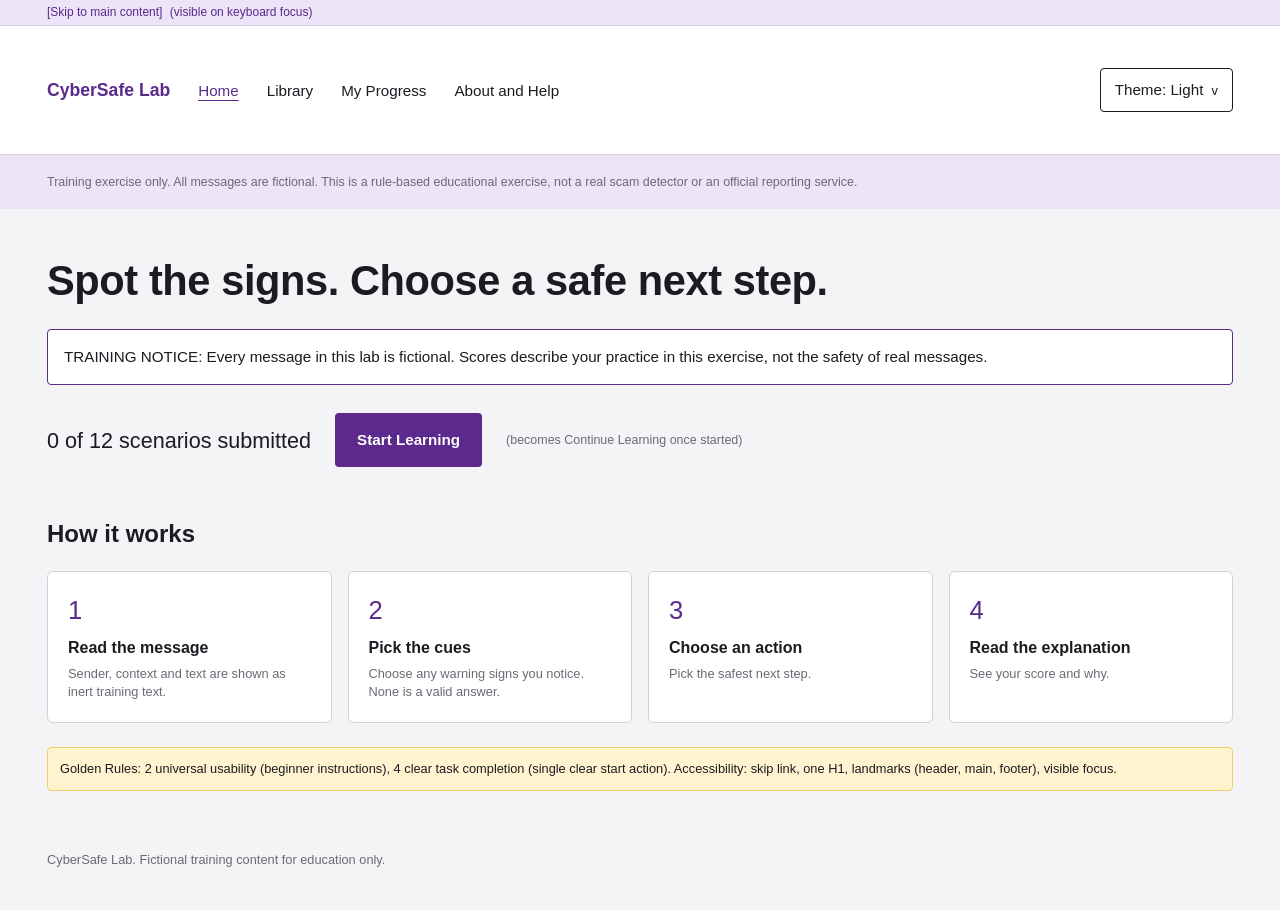
<file: Home.html>
<!DOCTYPE html>
<html lang="en" data-theme="light">
<head>
  <meta charset="UTF-8">
  <meta name="viewport" content="width=device-width, initial-scale=1">
  <title>CyberSafe Lab | Home</title>
  <style>
:root {
  --bg: #f4f4f7;
  --surface: #ffffff;
  --text: #1c1b22;
  --muted: #6b6a75;
  --brand: #5b2a8c;
  --brand-hover: #491f73;
  --on-brand: #ffffff;
  --tint: #ece4f7;
  --border: #d3d1da;
  --warn-bg: #fff4cf;
  --warn-border: #e8cf6a;
  --focus: #1a5fd0;
  --font: "Inter", "Segoe UI", Roboto, Helvetica, Arial, sans-serif;
}
[data-theme="dark"] {
  --bg: #16151b; --surface: #1f1e26; --text: #f1f0f5; --muted: #a9a7b4;
  --brand: #b995e8; --brand-hover: #cdb1f2; --on-brand: #1a1224;
  --tint: #2a2438; --border: #3d3b49; --warn-bg: #33290f; --warn-border: #7a6420; --focus: #7db0ff;
}
[data-theme="contrast"] {
  --bg: #ffffff; --surface: #ffffff; --text: #000000; --muted: #222222;
  --brand: #3a0f66; --brand-hover: #000000; --on-brand: #ffffff;
  --tint: #ffffff; --border: #000000; --warn-bg: #ffffff; --warn-border: #000000; --focus: #0000ee;
}

* { box-sizing: border-box; }
html { font-size: 16px; }
body {
  margin: 0; background: var(--bg); color: var(--text);
  font-family: var(--font); line-height: 1.45;
}
a { color: inherit; }
:focus-visible { outline: 3px solid var(--focus); outline-offset: 2px; }

/* Skip bar */
.skip-bar { background: var(--tint); font-size: 0.75rem; padding: 4px 47px; }
.skip-bar a { color: var(--brand); text-decoration: none; }
.skip-bar a:hover { text-decoration: underline; }
.skip-hint { color: var(--brand); margin-left: 4px; }

/* Header */
.site-header { background: var(--surface); border: 1px solid var(--border); border-left: 0; border-right: 0; }
.header-inner {
  display: flex; align-items: center; gap: 28px;
  min-height: 128px; padding: 0 47px; flex-wrap: wrap;
}
.brand { color: var(--brand); font-weight: 600; font-size: 1.1rem; text-decoration: none; }
.nav-list { display: flex; gap: 28px; list-style: none; margin: 0; padding: 0; flex-wrap: wrap; }
.nav-list a { text-decoration: none; font-size: 0.95rem; padding: 4px 0; }
.nav-list a:hover { text-decoration: underline; }
.nav-list a[aria-current="page"] { color: var(--brand); text-decoration: underline; text-underline-offset: 4px; }

.theme-picker { margin-left: auto; position: relative; }
.theme-btn {
  font: inherit; font-size: 0.95rem; color: var(--text); background: var(--surface);
  border: 1px solid var(--text); border-radius: 4px; padding: 10px 14px; cursor: pointer;
}
.theme-btn:hover { background: var(--tint); }
.chev { margin-left: 4px; font-size: 0.8rem; }
.theme-menu {
  position: absolute; right: 0; top: calc(100% + 6px); z-index: 10; min-width: 100%;
  list-style: none; margin: 0; padding: 4px; background: var(--surface);
  border: 1px solid var(--border); border-radius: 4px; box-shadow: 0 6px 18px rgba(0,0,0,.15);
}
.theme-menu[hidden] { display: none; }
.theme-menu button {
  width: 100%; text-align: left; font: inherit; font-size: 0.95rem; color: var(--text);
  background: none; border: 0; padding: 8px 12px; cursor: pointer; border-radius: 3px; white-space: nowrap;
}
.theme-menu button:hover { background: var(--tint); }
.theme-menu button[aria-checked="true"] { font-weight: 600; color: var(--brand); }
.theme-menu button[aria-checked="true"]::after { content: " \2713"; }

/* Disclaimer */
.disclaimer-bar { background: var(--tint); padding: 18px 47px; }
.disclaimer-bar p { margin: 0; font-size: 0.78rem; color: var(--muted); }

/* Main */
main { padding: 48px 47px 40px; max-width: 1312px; margin: 0 auto; outline: none; }
h1 { font-size: 2.6rem; line-height: 1.15; margin: 0 0 24px; font-weight: 700; letter-spacing: -0.01em; }
.notice {
  margin: 0 0 28px; padding: 16px 16px; background: var(--surface);
  border: 1px solid var(--brand); border-radius: 4px; font-size: 0.95rem;
}
.start-row { display: flex; align-items: center; gap: 24px; flex-wrap: wrap; margin-bottom: 34px; }
.count { margin: 0; font-size: 1.35rem; font-weight: 500; }
.btn-primary {
  font: inherit; font-size: 0.95rem; font-weight: 600; cursor: pointer;
  background: var(--brand); color: var(--on-brand); border: 2px solid var(--brand);
  border-radius: 4px; padding: 14px 20px;
}
.btn-primary:hover { background: var(--brand-hover); border-color: var(--brand-hover); }
.btn-primary:active { transform: translateY(1px); }
.hint { font-size: 0.78rem; color: var(--muted); }
.sr-status { margin: -22px 0 20px; font-size: 0.9rem; color: var(--brand); min-height: 1.2em; }

h2 { font-size: 1.5rem; margin: 0 0 20px; font-weight: 600; }
.steps {
  list-style: none; margin: 0 0 24px; padding: 0;
  display: grid; grid-template-columns: repeat(4, 1fr); gap: 16px;
}
.card {
  background: var(--surface); border: 1px solid var(--border); border-radius: 6px;
  padding: 20px; min-height: 118px;
}
.num { display: block; color: var(--brand); font-size: 1.6rem; font-weight: 500; margin-bottom: 6px; }
.card h3 { margin: 0 0 6px; font-size: 1rem; font-weight: 600; }
.card p { margin: 0; font-size: 0.8rem; color: var(--muted); }

.rules {
  margin: 0; padding: 12px; font-size: 0.8rem; background: var(--warn-bg);
  border: 1px solid var(--warn-border); border-radius: 4px;
}

.site-footer { padding: 20px 47px 40px; font-size: 0.8rem; color: var(--muted); }
.site-footer p { margin: 0; }

@media (max-width: 900px) {
  .steps { grid-template-columns: repeat(2, 1fr); }
  .header-inner { min-height: 0; padding: 20px 24px; }
  main, .skip-bar, .disclaimer-bar, .site-footer { padding-left: 24px; padding-right: 24px; }
  h1 { font-size: 2rem; }
}
@media (max-width: 520px) {
  .steps { grid-template-columns: 1fr; }
  .theme-picker { margin-left: 0; }
}
@media (prefers-reduced-motion: reduce) { * { transition: none !important; } }

</style>
</head>
<body>
  <div class="skip-bar">
    <a class="skip-link" href="#main">[Skip to main content]</a>
    <span class="skip-hint">(visible on keyboard focus)</span>
  </div>

  <header class="site-header">
    <div class="header-inner">
      <a class="brand" href="index.html">CyberSafe Lab</a>
      <nav aria-label="Main">
        <ul class="nav-list">
          <li><a href="index.html" aria-current="page">Home</a></li>
          <li><a href="library.html">Library</a></li>
          <li><a href="progress.html">My Progress</a></li>
          <li><a href="about.html">About and Help</a></li>
        </ul>
      </nav>

      <div class="theme-picker">
        <button id="theme-btn" class="theme-btn" type="button"
                aria-haspopup="true" aria-expanded="false" aria-controls="theme-menu">
          Theme: <span id="theme-label">Light</span> <span aria-hidden="true" class="chev">v</span>
        </button>
        <ul id="theme-menu" class="theme-menu" role="menu" hidden>
          <li role="none"><button role="menuitemradio" aria-checked="true"  data-theme="light"    type="button">Light</button></li>
          <li role="none"><button role="menuitemradio" aria-checked="false" data-theme="dark"     type="button">Dark</button></li>
          <li role="none"><button role="menuitemradio" aria-checked="false" data-theme="contrast" type="button">High contrast</button></li>
        </ul>
      </div>
    </div>
  </header>

  <div class="disclaimer-bar">
    <p>Training exercise only. All messages are fictional. This is a rule-based educational exercise, not a real scam detector or an official reporting service.</p>
  </div>

  <main id="main" tabindex="-1">
    <h1>Spot the signs. Choose a safe next step.</h1>

    <p class="notice" role="note">TRAINING NOTICE: Every message in this lab is fictional. Scores describe your practice in this exercise, not the safety of real messages.</p>

    <div class="start-row">
      <p class="count" id="count"><span id="done">0</span> of <span id="total">12</span> scenarios submitted</p>
      <button id="start-btn" class="btn-primary" type="button">Start Learning</button>
      <span class="hint">(becomes Continue Learning once started)</span>
    </div>
    <p id="status" class="sr-status" role="status" aria-live="polite"></p>

    <section aria-labelledby="how-title">
      <h2 id="how-title">How it works</h2>
      <ol class="steps">
        <li class="card"><span class="num" aria-hidden="true">1</span><h3>Read the message</h3><p>Sender, context and text are shown as inert training text.</p></li>
        <li class="card"><span class="num" aria-hidden="true">2</span><h3>Pick the cues</h3><p>Choose any warning signs you notice. None is a valid answer.</p></li>
        <li class="card"><span class="num" aria-hidden="true">3</span><h3>Choose an action</h3><p>Pick the safest next step.</p></li>
        <li class="card"><span class="num" aria-hidden="true">4</span><h3>Read the explanation</h3><p>See your score and why.</p></li>
      </ol>
    </section>

    <p class="rules">Golden Rules: 2 universal usability (beginner instructions), 4 clear task completion (single clear start action). Accessibility: skip link, one H1, landmarks (header, main, footer), visible focus.</p>
  </main>

  <footer class="site-footer">
    <p>CyberSafe Lab. Fictional training content for education only.</p>
  </footer>

  <script>
(function () {
  'use strict';

  var TOTAL = 12;
  var START_URL = null; // e.g. 'scenario.html' once you build the scenario page

  // Safe storage helpers (storage can be blocked)
  function load(key, fallback) {
    try { var v = localStorage.getItem(key); return v === null ? fallback : v; }
    catch (e) { return fallback; }
  }
  function save(key, value) {
    try { localStorage.setItem(key, value); } catch (e) { /* ignore */ }
  }

  /* ---------- Progress + Start button ---------- */
  var done = parseInt(load('csl-done', '0'), 10) || 0;
  var started = load('csl-started', 'false') === 'true';

  var doneEl = document.getElementById('done');
  var totalEl = document.getElementById('total');
  var startBtn = document.getElementById('start-btn');
  var statusEl = document.getElementById('status');

  function renderProgress() {
    doneEl.textContent = done;
    totalEl.textContent = TOTAL;
    startBtn.textContent = started ? 'Continue Learning' : 'Start Learning';
  }

  startBtn.addEventListener('click', function () {
    var first = !started;
    started = true;
    save('csl-started', 'true');
    renderProgress();
    statusEl.textContent = first
      ? 'Learning started. Scenario 1 of ' + TOTAL + ' is ready.'
      : 'Continuing at scenario ' + Math.min(done + 1, TOTAL) + ' of ' + TOTAL + '.';
    if (START_URL) window.location.href = START_URL;
  });

  /* ---------- Theme picker ---------- */
  var root = document.documentElement;
  var themeBtn = document.getElementById('theme-btn');
  var themeMenu = document.getElementById('theme-menu');
  var themeLabel = document.getElementById('theme-label');
  var items = Array.prototype.slice.call(themeMenu.querySelectorAll('button'));
  var names = { light: 'Light', dark: 'Dark', contrast: 'High contrast' };

  function applyTheme(theme) {
    if (!names[theme]) theme = 'light';
    root.setAttribute('data-theme', theme);
    themeLabel.textContent = names[theme];
    items.forEach(function (b) {
      b.setAttribute('aria-checked', String(b.dataset.theme === theme));
    });
    save('csl-theme', theme);
  }

  function openMenu() {
    themeMenu.hidden = false;
    themeBtn.setAttribute('aria-expanded', 'true');
    var current = items.filter(function (b) { return b.getAttribute('aria-checked') === 'true'; })[0];
    (current || items[0]).focus();
  }
  function closeMenu(returnFocus) {
    themeMenu.hidden = true;
    themeBtn.setAttribute('aria-expanded', 'false');
    if (returnFocus) themeBtn.focus();
  }

  themeBtn.addEventListener('click', function () {
    themeMenu.hidden ? openMenu() : closeMenu(false);
  });
  items.forEach(function (b) {
    b.addEventListener('click', function () {
      applyTheme(b.dataset.theme);
      closeMenu(true);
    });
  });
  themeMenu.addEventListener('keydown', function (e) {
    var i = items.indexOf(document.activeElement);
    if (e.key === 'ArrowDown') { e.preventDefault(); items[(i + 1) % items.length].focus(); }
    else if (e.key === 'ArrowUp') { e.preventDefault(); items[(i - 1 + items.length) % items.length].focus(); }
    else if (e.key === 'Escape') { closeMenu(true); }
    else if (e.key === 'Tab') { closeMenu(false); }
  });
  document.addEventListener('click', function (e) {
    if (!themeMenu.hidden && !themeMenu.contains(e.target) && e.target !== themeBtn && !themeBtn.contains(e.target)) {
      closeMenu(false);
    }
  });

  // Skip link: move focus to main
  document.querySelector('.skip-link').addEventListener('click', function () {
    var main = document.getElementById('main');
    setTimeout(function () { main.focus(); }, 0);
  });

  applyTheme(load('csl-theme', 'light'));
  renderProgress();
})();

</script>
</body>
</html>
</file>
